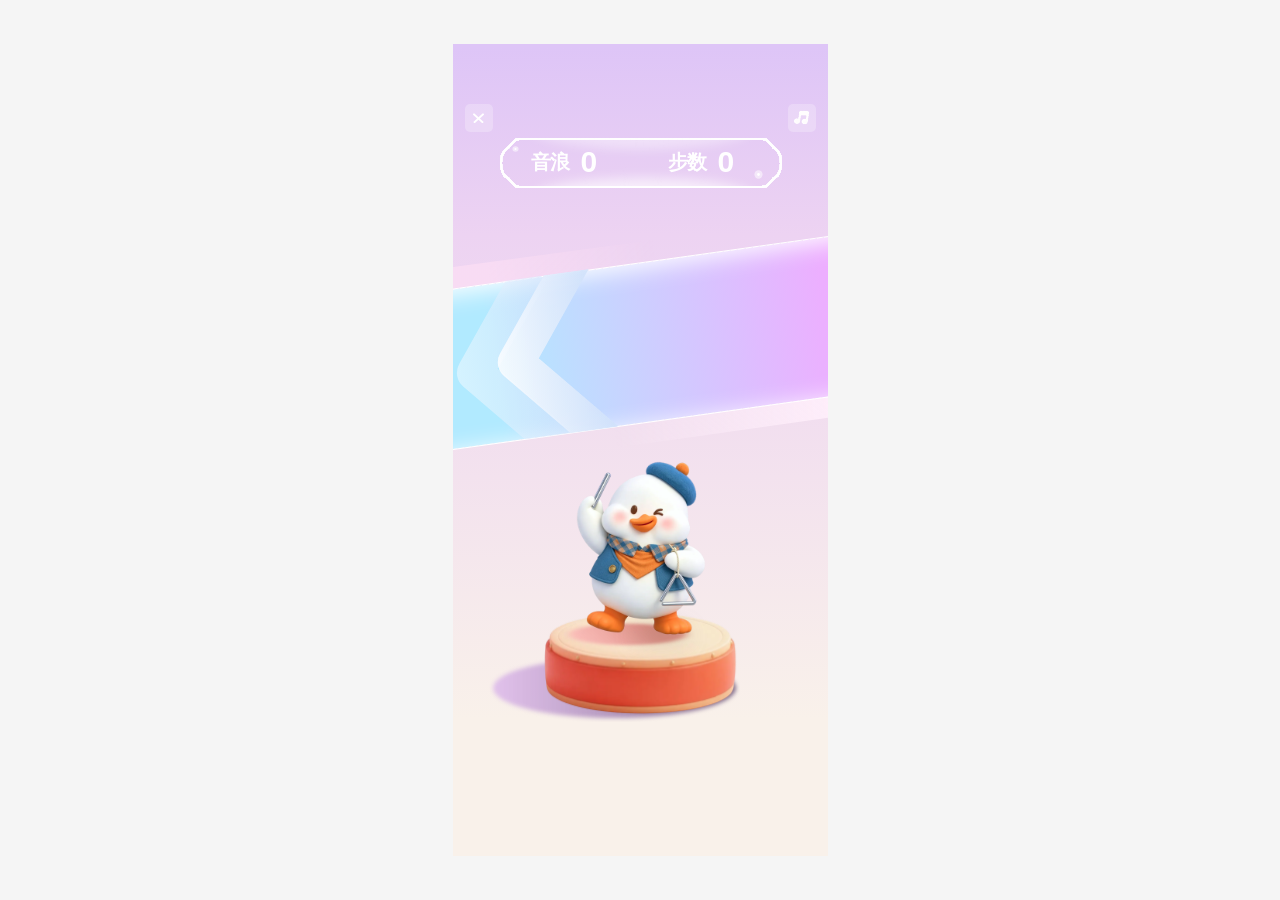
<file: jump.html>
<!doctype html>
<html lang="zh-CN">
<head>
  <meta charset="UTF-8">
  <meta name="viewport" content="width=device-width,initial-scale=1,viewport-fit=cover">
  <title>跳一跳小游戏 · 准备</title>
  <link rel="stylesheet" href="styles.css">
</head>
<body>
  <main class="viewport" aria-label="跳一跳小游戏">
    <div class="screen" data-node-id="1833:3408">
      <button class="control back" aria-label="返回"><img data-asset="assets/close.svg" alt=""></button>
      <button class="control music" aria-label="关闭所有音效" aria-pressed="true"><img class="music-note" data-asset="assets/music-note.png" alt=""><img class="music-slash" data-asset="assets/mute.svg" alt=""><span class="music-slash-white" aria-hidden="true"></span></button>
      <section class="score" aria-label="音浪 0，步数 0">
        <img class="score-border" data-asset="assets/score-border.svg" alt="">
        <div class="score-glow"><img class="glow-bottom" data-asset="assets/glow-bottom.svg" alt=""><img class="glow-top" data-asset="assets/glow-top.svg" alt=""></div>
        <span class="score-label wave-label">音浪</span><strong class="wave-value">0</strong>
        <span class="score-label steps-label">步数</span><strong class="steps-value">0</strong>
        <img class="sparkle-small" data-asset="assets/sparkle-small.svg" alt=""><img class="sparkle-large" data-asset="assets/sparkle-large.svg" alt="">
      </section>
      <section class="banner" aria-label="准备">
        <div class="ribbon-top"></div><div class="ribbon-bottom"></div><div class="ribbon"></div>
        <img class="chevrons" data-asset="assets/chevrons.svg" alt="">
        <div class="countdown" role="status" aria-live="polite" aria-atomic="true">
          <img class="ready" data-asset="assets/ready.svg" alt="准备" width="197" height="121">
          <span class="countdown-number" hidden></span>
        </div>
      </section>
      <div class="character" role="img" aria-label="戴蓝色帽子的小鸭拿着三角铁，站在橙色鼓台上">
        <img class="drum-shadow" data-asset="assets/drum-shadow.svg" alt="">
        <img class="drum" data-asset="assets/drum.png" alt="" width="223" height="133">
        <img class="duck-shadow" data-asset="assets/game-duck-shadow.svg" alt="">
        <img class="soft-shadow" data-asset="assets/soft-shadow.svg" alt="">
        <img class="back-duck" data-asset="assets/game-duck.png" alt="" width="148" height="189">
        <img class="duck" data-asset="assets/duck.png" alt="" width="148.484" height="198">
        <canvas class="turn-sequence" width="560" height="680" hidden aria-hidden="true"></canvas>
      </div>
      <div class="game-background" aria-hidden="true"><div class="game-background-top"></div><div class="game-background-side"></div></div>
      <section class="game-scene" aria-label="跳一跳游戏场景" hidden>
        <div class="game-world" role="img" aria-label="俯视背面的小鸭站在初始鼓台上，前方是新的鼓台">
          <img class="game-shadow-left first-drum" data-asset="assets/drum-shadow.svg" alt="">
          <img class="game-shadow-right" data-asset="assets/game-shadow-right.svg" alt="">
          <div class="game-orange first-drum"><img data-asset="assets/drum.png" alt=""></div>
          <div class="game-pink" data-drum="1"><img data-asset="assets/drum-variant-1.png" alt=""></div>
          <div class="game-duck-shadow" aria-hidden="true">
            <img class="duck-shadow-pink" data-asset="assets/game-duck-shadow.svg" alt="">
            <img class="duck-shadow-warm" data-asset="assets/game-duck-shadow-warm.svg" alt="">
          </div>
          <img class="game-duck" data-asset="assets/game-duck.png" alt="" width="62" height="79">
          <canvas class="game-facing-turn" width="396" height="396" hidden aria-hidden="true"></canvas>
        </div>
        <div class="game-ui">
          <p class="game-progress" hidden aria-live="polite"><span>已跳</span><strong> x 0</strong><span>步</span><small>进度</small></p>
          <div class="touch-hint" aria-hidden="true">
            <img class="touch-ring" data-asset="assets/touch-ring.svg" alt="">
            <img class="touch-dot" data-asset="assets/touch-center.svg" alt="">
            <img class="touch-glow" data-asset="assets/touch-glow.svg" alt="">
            <img class="touch-hand" data-asset="assets/game-hand.png" alt="">
          </div>
          <p class="game-instruction">长按屏幕任意位置蓄力</p>
        </div>
      </section>
<section id="game-over" class="result-screen" role="dialog" aria-modal="true" aria-label="本局成绩" hidden>
      <img data-asset="assets/result-img.svg" alt="" style="left:177.8px;top:103.8px;mix-blend-mode:plus-lighter;">
      <img data-asset="assets/result-imgVector89.svg" alt="" style="left:41.4px;top:141.3px;transform:rotate(17.25deg) skewX(.84deg);">
      <img data-asset="assets/result-img1.svg" alt="" style="left:42.27px;top:153.969px;">
      <img data-asset="assets/result-img2.svg" alt="" style="left:43px;top:154px;">
      <img data-asset="assets/result-imgIp.png" alt="" style="left:216px;top:118px;width:147px;height:163px;object-fit:cover;">
      <img data-asset="assets/result-title.svg" alt="" style="left:70.968px;top:148.355px;">
      <img data-asset="assets/result-imgEllipse236.svg" alt="" style="left:56px;top:167px;">
      <img data-asset="assets/result-imgVector87.svg" alt="" style="left:58.115px;top:159.064px;transform:rotate(19.75deg) skewX(.94deg);">
      <div class="result-rewards-card"></div>
      <img data-asset="assets/result-img3.svg" alt="" style="left:32px;top:199.5px;">
      <img data-asset="assets/result-img4.svg" alt="" style="left:66px;top:377px;">
      <div class="result-total"><strong class="result-steps">0</strong><span>步</span></div>
      <img data-asset="assets/result-imgLine10.svg" alt="" style="left:95px;top:327px;transform:rotate(.31deg);">
      <span class="result-earned-label">本局获得</span>
      <img data-asset="assets/result-img15381E381Ab8932Fb1Ff707Cd2D4444D47D918D117D137WxoQxFw480Webp2.png" alt="" style="left:224.895px;top:336.364px;width:15.739px;height:20.57px;object-fit:cover;transform:rotate(11.52deg);">
      <strong class="result-waves">0</strong>
      <img data-asset="assets/result-imgVector88.svg" alt="" style="left:144.46px;top:457.73px;transform:rotate(-3.04deg);">
      <span class="result-rewards-title">音浪可兑换</span>
      <img data-asset="assets/result-img5.svg" alt="" style="left:78px;top:453.5px;">
      <img data-asset="assets/result-img6.svg" alt="" style="left:125px;top:449px;">
      <img data-asset="assets/result-img7.svg" alt="" style="left:245.99px;top:453.5px;transform:scaleX(-1);">
      <img data-asset="assets/result-img8.svg" alt="" style="left:238px;top:449px;transform:scaleX(-1);">
      <div class="result-prize-bg" style="left:96px"></div><span class="result-prize-label" style="left:94px">WatchSE3</span>
      <div class="result-prize-bg" style="left:160px"></div><span class="result-prize-label" style="left:158px">优酷月卡</span>
      <div class="result-prize-bg" style="left:227px"></div><span class="result-prize-label" style="left:225px">iPhone手机</span>
      <img data-asset="assets/result-imgWacth.png" alt="" style="left:103px;top:487px;width:27px;height:25px;object-fit:cover;">
      <img data-asset="assets/result-imgIphone.png" alt="" style="left:234px;top:484px;width:28px;height:31px;object-fit:cover;">
      <div class="result-crop" style="left:171px;top:489px;width:20px;height:24px"><img data-asset="assets/result-img9.png" alt="" style="width:137.74%;height:134.58%;left:-23.27%;top:0"></div>
      <img data-asset="assets/result-imgEllipse275.svg" alt="" style="left:237.7px;top:141.7px;">
      <img data-asset="assets/result-imgEllipse274.svg" alt="" style="left:240px;top:144px;">
      <img data-asset="assets/result-imgEllipse276.svg" alt="" style="left:210.7px;top:191.7px;">
      <img data-asset="assets/result-imgEllipse277.svg" alt="" style="left:212.75px;top:193.75px;">
      <img data-asset="assets/result-imgEllipse278.svg" alt="" style="left:327.7px;top:167.7px;">
      <img data-asset="assets/result-imgEllipse279.svg" alt="" style="left:329.5px;top:169.5px;">
      <img data-asset="assets/result-img11.png" alt="" style="left:51px;top:192px;width:32px;height:32px;object-fit:cover;">
      <button id="close-result" aria-label="关闭成绩，返回准备界面"><img data-asset="assets/result-img12.svg" alt=""></button><button id="share-result">分享</button><button id="retry-game">再来一局</button>
      </section>
      <p class="announcement" role="status" aria-live="polite"></p>
    </div>
  </main>
  <script src="bundle-root.js"></script><script>document.querySelectorAll('[data-asset]').forEach(el=>el.src=assetUrl(el.dataset.asset));</script><script src="game-waves.js"></script>
  <script src="app.js"></script>
</body>
</html>
</file>
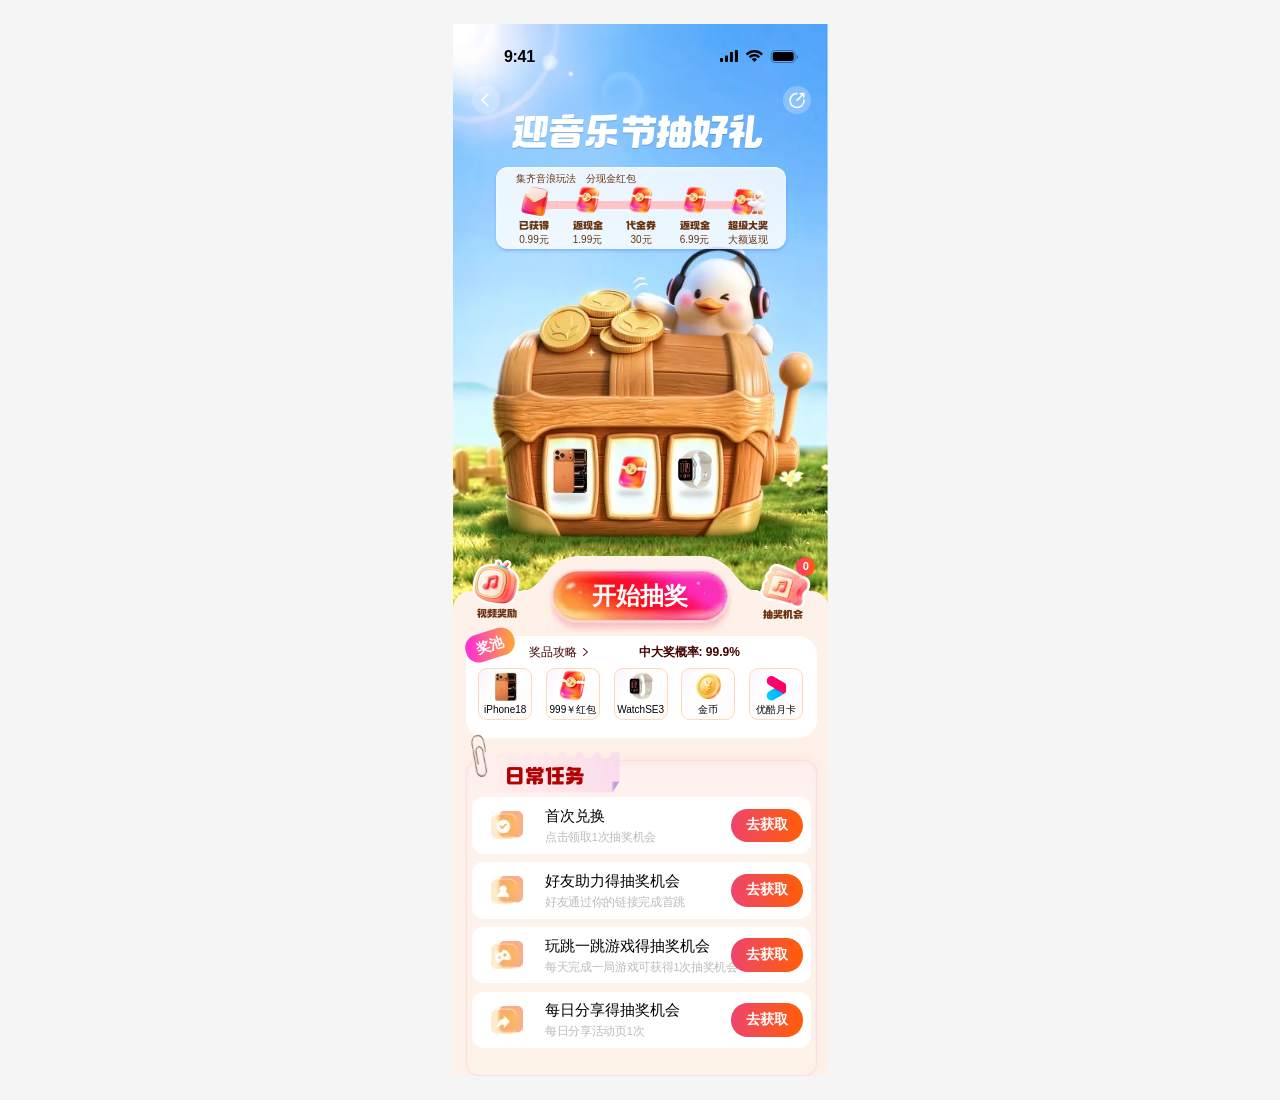
<file: lottery.html>
<!doctype html>
<html lang="zh-CN">
<head>
<meta charset="utf-8">
<meta name="viewport" content="width=device-width,initial-scale=1,viewport-fit=cover">
<title>迎音乐节抽好礼 · 抽奖页</title>
<link rel="stylesheet" href="lottery.css">
</head>
<body>
<main class="viewport">
<div class="screen" data-node-id="2667:6918">
<img class="art " data-asset="assets/lottery/img.png" alt="" style="left:0px;top:0px;width:375px;height:786px;">
<img class="art " data-asset="assets/lottery/img1.svg" alt="" style="left:129.6px;top:34.6px;">
<span class="text time" style="left:51px;top:22px;font-size:16px;">9:41</span>
<img class="art " data-asset="assets/lottery/imgSignalWifiBattery.svg" alt="" style="left:267px;top:26px;">
<button class="nav back" aria-label="返回">
<img data-asset="assets/lottery/imgGroup2147234451.svg" alt="">
</button>
<button class="nav share" aria-label="分享活动">
<img data-asset="assets/lottery/imgGroup2147234452.svg" alt="">
</button>
<span class="text headline" style="left:59px;top:82px;font-size:36px;">迎音乐节抽好礼</span>
<section class="lottery-progress" aria-label="红包奖励进度"><p class="progress-heading">集齐音浪玩法　分现金红包</p><div class="live-progress-track" role="progressbar" aria-label="奖励进度" aria-valuemin="0" aria-valuemax="100" aria-valuenow="0"><div class="live-progress-fill"></div></div><div class="milestones"><button class="milestone" data-level="0" type="button" disabled aria-label="0.99元，已获得"><span class="milestone-art"><img data-asset="assets/lottery/envelope-open.png" alt=""></span><span class="milestone-label">已获得</span><span class="milestone-amount">0.99元</span></button><button class="milestone" data-level="25" type="button" disabled aria-label="1.99元，需要25点进度"><span class="milestone-art"><img data-asset="assets/lottery/envelope-closed.png" alt=""></span><span class="milestone-label">返现金</span><span class="milestone-amount">1.99元</span></button><button class="milestone" data-level="50" type="button" disabled aria-label="30元，需要50点进度"><span class="milestone-art"><img data-asset="assets/lottery/envelope-closed.png" alt=""></span><span class="milestone-label">代金券</span><span class="milestone-amount">30元</span></button><button class="milestone" data-level="75" type="button" disabled aria-label="6.99元，需要75点进度"><span class="milestone-art"><img data-asset="assets/lottery/envelope-closed.png" alt=""></span><span class="milestone-label">返现金</span><span class="milestone-amount">6.99元</span></button><button class="milestone" data-level="100" type="button" disabled aria-label="大额返现，需要100点进度"><span class="milestone-art"><img data-asset="assets/lottery/imgIp.png" alt=""></span><span class="milestone-label">超级大奖</span><span class="milestone-amount">大额返现</span></button></div></section>
<div class="slot-cell" style="left:94px;"><img class="reel-slot" data-slot="0" data-asset="assets/lottery/slot-phone.png" alt="手机"></div>
<div class="slot-cell" style="left:157px;"><img class="reel-slot" data-slot="1" data-asset="assets/lottery/slot-envelope.png" alt="红包"></div>
<div class="slot-cell" style="left:218px;"><img class="reel-slot" data-slot="2" data-asset="assets/lottery/slot-watch.png" alt="手表"></div>
<img class="art " data-asset="assets/lottery/img5.svg" alt="" style="left:0px;top:532px;">
<div class="panel-seam-cover" aria-hidden="true"></div>
<button class="draw" aria-label="开始抽奖"><img class="draw-art" data-asset="assets/lottery/draw-button.png" alt=""><span class="draw-label">开始抽奖</span>
</button>
<div class="reward" aria-label="视频奖励">
<img class="art " data-asset="assets/lottery/imgStrokedImage1.png" alt="" style="left:0px;top:0px;width:60px;height:60px;">
<span class="text brown rounded" style="left:11px;top:52px;font-size:10px;">视频奖励</span>
</div>
<button class="chance" aria-label="抽奖机会">
<img class="art " data-asset="assets/lottery/imgStrokedImage.png" alt="" style="left:0px;top:0px;width:51.438px;height:51.438px;">
<span class="text brown rounded" style="left:3.72px;top:48.49px;font-size:10px;">抽奖机会</span>
<span class="chance-count" id="chance-count" aria-live="polite">0</span>
</button>
<section class="pool" aria-label="奖池">
<div class="pool-header">
<span class="badge">奖池</span>
<button class="guide">奖品攻略<img data-asset="assets/lottery/imgVector174.svg" alt="">
</button>
<strong>中大奖概率: 99.9%</strong>
</div>
<div class="prizes">
<button class="prize" data-prize="iPhone18">
<span class="prize-image">
<img data-asset="assets/lottery/img215299561.png" alt="" style="width:29.333px;height:32.687px;">
</span>
<span>iPhone18</span>
</button>
<button class="prize" data-prize="999￥红包">
<span class="prize-image">
<img data-asset="assets/lottery/img2.png" alt="" style="width:33.142px;height:33.142px;transform:rotate(165.24deg) scaleY(-1);">
</span>
<span>999￥红包</span>
</button>
<button class="prize" data-prize="WatchSE3">
<span class="prize-image">
<img data-asset="assets/lottery/img215299562.png" alt="" style="width:30.635px;height:28.022px;">
</span>
<span>WatchSE3</span>
</button>
<button class="prize" data-prize="金币">
<span class="prize-image">
<img data-asset="assets/lottery/img6.png" alt="" style="width:24.492px;height:26.278px;">
</span>
<span>金币</span>
</button>
<button class="prize" data-prize="优酷月卡">
<span class="prize-image">
<img data-asset="assets/lottery/img7.png" alt="" style="width:27.548px;height:32.299px;">
</span>
<span>优酷月卡</span>
</button>
</div>
</section>
<section class="tasks" aria-labelledby="task-title">
<h2 id="task-title">日常任务</h2>
<div class="task-list">
<div class="task">
<img data-asset="assets/lottery/task-3.png" alt="">
<div class="task-copy">
<h3>首次兑换</h3>
<p>点击领取1次抽奖机会</p>
</div>
<button data-task="0">去获取</button>
</div>
<div class="task">
<img data-asset="assets/lottery/task-1.png" alt="">
<div class="task-copy">
<h3>好友助力得抽奖机会</h3>
<p>好友通过你的链接完成首跳</p>
</div>
<button data-task="1">去获取</button>
</div>
<div class="task">
<img data-asset="assets/lottery/task-0.png" alt="">
<div class="task-copy">
<h3>玩跳一跳游戏得抽奖机会</h3>
<p>每天完成一局游戏可获得1次抽奖机会</p>
</div>
<button data-task="2">去获取</button>
</div>
<div class="task">
<img data-asset="assets/lottery/task-2.png" alt="">
<div class="task-copy">
<h3>每日分享得抽奖机会</h3>
<p>每日分享活动页1次</p>
</div>
<button data-task="3">去获取</button>
</div>
</div>
</section>
<img class="art task-decoration" data-asset="assets/lottery/img8Ab4B961Ce044302Ab7829496Ed318E51.png" alt="" style="left:16.95px;top:707.63px;width:151.358px;height:65.588px;">
</div>
</main>
<dialog>
<h2 id="dialog-title">
</h2>
<p id="dialog-copy">
</p>
<button class="close-dialog">我知道了</button>
</dialog>
<section id="daily-share-modal" class="daily-share-overlay" hidden aria-modal="true" role="dialog" aria-label="分享我的成绩"><div class="daily-share-frame"><img class="daily-share-art" data-asset="music-home/assets/share-rank-12.png" alt="主会场分享活动弹窗"><button class="daily-share-close" type="button" aria-label="关闭分享弹窗"></button><button class="daily-share-save" type="button" aria-label="分享和保存"></button></div></section>
<dialog id="reward-popup" aria-label="领取奖励"><div class="reward-popup-content"><img id="reward-popup-art" alt=""><button class="reward-accept" aria-label="开心收下" type="button"></button><button class="reward-dismiss" aria-label="关闭奖励弹窗" type="button"></button></div></dialog><script src="bundle-root.js"></script><script>document.querySelectorAll('[data-asset]').forEach(el=>el.src=assetUrl(el.dataset.asset));</script><script src="lottery.js">
</script>
</body>
</html>
</file>
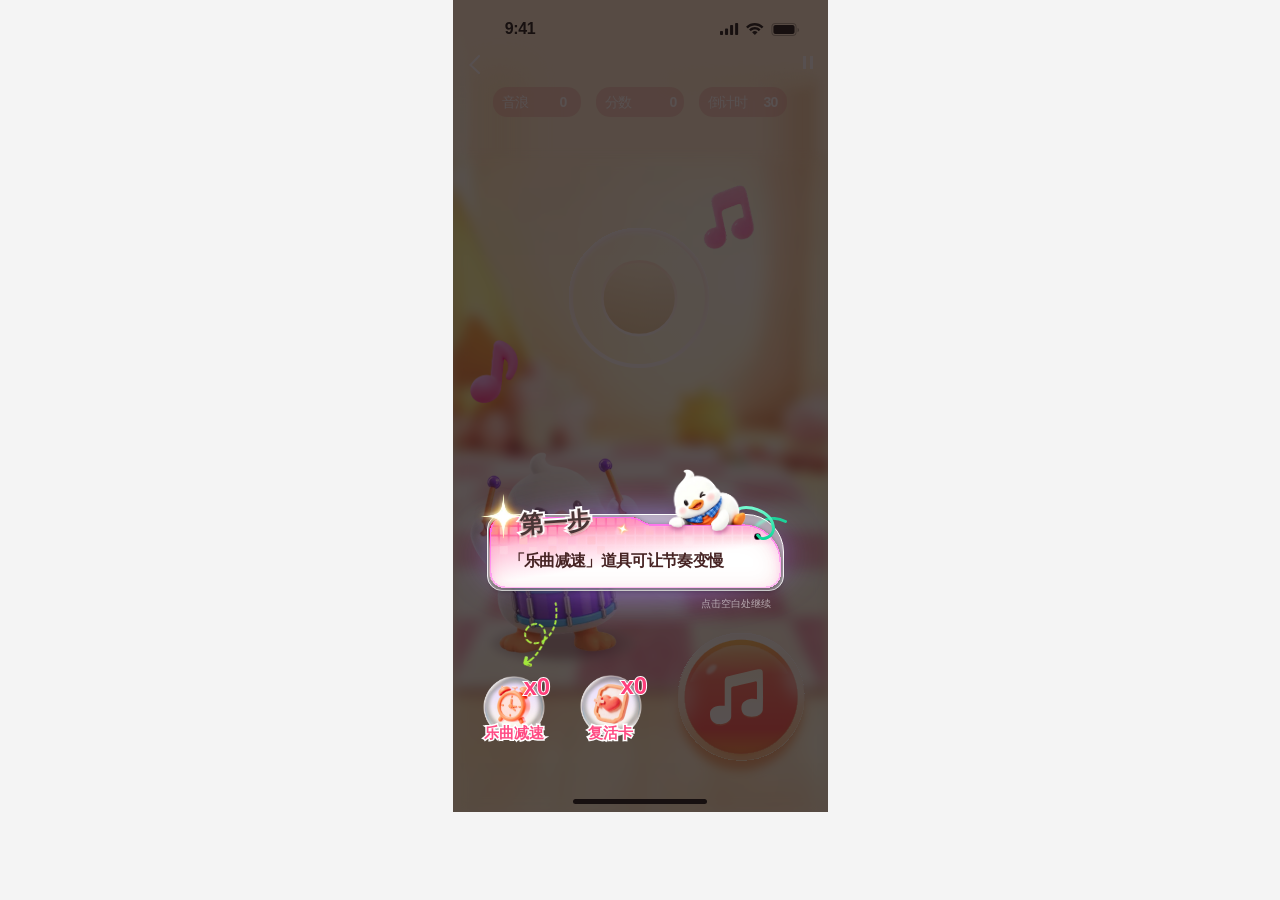
<file: rhythm.html>
<!doctype html>
<html lang="zh-CN">
<head>
  <meta charset="UTF-8">
  <meta name="viewport" content="width=device-width,initial-scale=1,viewport-fit=cover">
  <title>音游小游戏</title>
  <link rel="stylesheet" href="rhythm.css">
</head>
<body>
  <main class="viewport" aria-label="音游小游戏">
    <div class="screen" data-node-id="2085:4126">
      <div class="background" aria-hidden="true">
        <div class="warm-glow"></div><img class="room" data-asset="assets/rhythm/img.png" alt="">
        <div class="right-glow"></div><img class="left-glow" data-asset="assets/rhythm/imgEllipse323.svg" alt=""><div class="top-glow"></div>
      </div>
      <div class="status" aria-hidden="true"><span>9:41</span><img data-asset="assets/rhythm/imgSignalWifiBattery.svg" alt=""></div>
      <button class="back" aria-label="返回"><img data-asset="assets/rhythm/img1.svg" alt=""></button>
      <button class="pause" aria-label="暂停" aria-pressed="false"><i></i><i></i></button>
      <section class="stats" aria-label="游戏数据">
        <div><span>音浪</span><strong id="waves">0</strong></div>
        <div><span>分数</span><strong id="score">0</strong></div>
        <div><span>倒计时</span><strong id="timer">30</strong></div>
      </section>
      <img class="target" data-asset="assets/rhythm/img2.svg" alt="节奏判定圈">
      <img class="lesson-background-note" data-asset="assets/rhythm/note-single.png" alt="">
      <div class="song-notes" aria-hidden="true"></div>
      <div class="judgment" aria-live="polite" aria-atomic="true"></div>
      <img class="duck-shadow" data-asset="assets/rhythm/imgEllipse210.svg" alt="">
      <div class="duck-position" role="img" aria-label="小鸭打鼓"><img class="drum-frame is-current" data-asset="assets/rhythm/drum-frames/1.png" width="601" height="601" alt="" aria-hidden="true" decoding="async"><img class="drum-frame" data-asset="assets/rhythm/drum-frames/2.png" width="601" height="601" alt="" aria-hidden="true" decoding="async"><img class="drum-frame" data-asset="assets/rhythm/drum-frames/3.png" width="601" height="601" alt="" aria-hidden="true" decoding="async"><img class="drum-frame" data-asset="assets/rhythm/drum-frames/4.png" width="601" height="601" alt="" aria-hidden="true" decoding="async"><img class="drum-frame" data-asset="assets/rhythm/drum-frames/5.png" width="601" height="601" alt="" aria-hidden="true" decoding="async"><img class="drum-frame" data-asset="assets/rhythm/drum-frames/6.png" width="601" height="601" alt="" aria-hidden="true" decoding="async"><img class="drum-frame" data-asset="assets/rhythm/drum-frames/7.png" width="601" height="601" alt="" aria-hidden="true" decoding="async"></div>
      <button class="power slow" aria-label="乐曲减速，剩余0张">
        <img class="power-shadow" data-asset="assets/rhythm/imgEllipse388.svg" alt=""><img class="bubble" data-asset="assets/rhythm/img3.png" alt=""><img class="power-icon" data-asset="assets/rhythm/img9F9E0211Eb7848FaB97B83522679D9261.png" alt=""><span class="power-label">乐曲减速</span><span class="count" id="slow-count">x0</span>
      </button>
      <button class="power revive" aria-label="复活卡，剩余0张">
        <img class="power-shadow" data-asset="assets/rhythm/imgEllipse387.svg" alt=""><img class="bubble" data-asset="assets/rhythm/img3.png" alt=""><img class="power-icon" data-asset="assets/rhythm/img1790409854662CocoAi2026092616055211.png" alt=""><span class="power-label">复活卡</span><span class="count" id="revive-count">x0</span>
      </button>
      <button class="beat" aria-label="敲击鼓点，开始游戏"><img data-asset="assets/rhythm/img4.svg" alt=""></button>
        <img class="lesson-ring" data-asset="assets/rhythm/tutorial/img2.svg" alt="判定圈">
        <img class="lesson-note" data-asset="assets/rhythm/tutorial/img3.png" alt="练习音符">
      <div class="guide-shade" aria-hidden="true"></div>
      <section class="guide" data-phase="loading" aria-label="游戏教学与开局倒计时">
        <div class="lesson-card">
          <img class="lesson-glow" data-asset="assets/rhythm/tutorial/imgEllipse386.svg" alt="">
          <img class="lesson-tail" data-asset="assets/rhythm/tutorial/imgVector111.svg" alt="">
          <div class="lesson-glass"></div>
          <img class="lesson-fill" data-asset="assets/rhythm/tutorial/imgRectangle582.svg" alt="">
          <img class="lesson-pattern" data-asset="assets/rhythm/tutorial/imgMaskGroup.svg" alt="">
          <img class="lesson-border" data-asset="assets/rhythm/tutorial/imgRectangle585.svg" alt="">
          <img class="lesson-dot" data-asset="assets/rhythm/tutorial/imgEllipse304.svg" alt="">
          <img class="lesson-ribbon" data-asset="assets/rhythm/tutorial/imgVector110.svg" alt="">
          <img class="lesson-star" data-asset="assets/rhythm/tutorial/img1Efcab74F718305D5Cf713516147B333902Baa1D80DbStEbmQFw480Webp1.png" alt="">
          <img class="lesson-hand-right" data-asset="assets/rhythm/tutorial/imgEllipse383.svg" alt="">
          <img class="lesson-hand-left" data-asset="assets/rhythm/tutorial/imgEllipse384.svg" alt="">
          <div class="lesson-duck"><img data-asset="assets/rhythm/tutorial/img17903235287471.png" alt=""></div>
          <div class="lesson-mini-star"><img data-asset="assets/rhythm/tutorial/img1Efcab74F718305D5Cf713516147B333902Baa1D80DbStEbmQFw480Webp1.png" alt=""></div>
          <h2 class="lesson-title">第一步</h2>
          <p class="lesson-message" role="status">「乐曲减速」道具可让节奏变慢</p>
          <small class="lesson-hint">点击空白处继续</small>
        </div>
        <div class="lesson-arrow"><div><img data-asset="assets/rhythm/tutorial/img4.png" alt=""></div></div>
        <div class="guide-number" role="status" aria-live="assertive" hidden>3</div>
      </section>
<section id="game-over" class="result-screen" role="dialog" aria-modal="true" aria-label="本局成绩" tabindex="-1" hidden>
      <img data-asset="assets/result-img.svg" alt="" style="left:177.8px;top:103.8px;mix-blend-mode:plus-lighter;">
      <img data-asset="assets/result-imgVector89.svg" alt="" style="left:41.4px;top:141.3px;transform:rotate(17.25deg) skewX(.84deg);">
      <img data-asset="assets/result-img1.svg" alt="" style="left:42.27px;top:153.969px;">
      <img data-asset="assets/result-img2.svg" alt="" style="left:43px;top:154px;">
      <img data-asset="assets/result-imgIp.png" alt="" style="left:216px;top:118px;width:147px;height:163px;object-fit:cover;">
      <img data-asset="assets/result-title.svg" alt="" style="left:70.968px;top:148.355px;">
      <img data-asset="assets/result-imgEllipse236.svg" alt="" style="left:56px;top:167px;">
      <img data-asset="assets/result-imgVector87.svg" alt="" style="left:58.115px;top:159.064px;transform:rotate(19.75deg) skewX(.94deg);">
      <div class="result-rewards-card"></div>
      <img data-asset="assets/result-img3.svg" alt="" style="left:32px;top:199.5px;">
      <img data-asset="assets/result-img4.svg" alt="" style="left:66px;top:377px;">
      <div class="result-total"><strong class="result-score">0</strong><span>分</span></div>
      <img data-asset="assets/result-imgLine10.svg" alt="" style="left:95px;top:327px;transform:rotate(.31deg);">
      <span class="result-earned-label">本局获得</span>
      <img data-asset="assets/result-img15381E381Ab8932Fb1Ff707Cd2D4444D47D918D117D137WxoQxFw480Webp2.png" alt="" style="left:224.895px;top:336.364px;width:15.739px;height:20.57px;object-fit:cover;transform:rotate(11.52deg);">
      <strong class="result-waves">0</strong>
      <img data-asset="assets/result-imgVector88.svg" alt="" style="left:144.46px;top:457.73px;transform:rotate(-3.04deg);">
      <span class="result-rewards-title">音浪可兑换</span>
      <img data-asset="assets/result-img5.svg" alt="" style="left:78px;top:453.5px;">
      <img data-asset="assets/result-img6.svg" alt="" style="left:125px;top:449px;">
      <img data-asset="assets/result-img7.svg" alt="" style="left:245.99px;top:453.5px;transform:scaleX(-1);">
      <img data-asset="assets/result-img8.svg" alt="" style="left:238px;top:449px;transform:scaleX(-1);">
      <div class="result-prize-bg" style="left:96px"></div><span class="result-prize-label" style="left:87px">WatchSE3</span>
      <div class="result-prize-bg" style="left:166px"></div><span class="result-prize-label" style="left:157px">优酷月卡</span>
      <div class="result-prize-bg" style="left:236px"></div><span class="result-prize-label" style="left:227px">iPhone手机</span>
      <img data-asset="assets/result-imgWacth.png" alt="" style="left:103px;top:487px;width:27px;height:25px;object-fit:cover;">
      <div class="result-crop" style="left:176px;top:487px;width:22px;height:26px"><img data-asset="assets/result-img9.png" alt="" style="width:137.74%;height:134.58%;left:-23.27%;top:0"></div>
      <img data-asset="assets/result-imgIphone.png" alt="" style="left:243px;top:484px;width:28px;height:31px;object-fit:cover;">
      <img data-asset="assets/result-imgEllipse275.svg" alt="" style="left:237.7px;top:141.7px;">
      <img data-asset="assets/result-imgEllipse274.svg" alt="" style="left:240px;top:144px;">
      <img data-asset="assets/result-imgEllipse276.svg" alt="" style="left:210.7px;top:191.7px;">
      <img data-asset="assets/result-imgEllipse277.svg" alt="" style="left:212.75px;top:193.75px;">
      <img data-asset="assets/result-imgEllipse278.svg" alt="" style="left:327.7px;top:167.7px;">
      <img data-asset="assets/result-imgEllipse279.svg" alt="" style="left:329.5px;top:169.5px;">
      <img data-asset="assets/result-img11.png" alt="" style="left:51px;top:192px;width:32px;height:32px;object-fit:cover;">
      <button id="close-result" aria-label="返回主会场"><img data-asset="assets/result-img12.svg" alt=""></button><button id="share-result">分享</button><button id="retry-game">再来一局</button>
</section>
      <section id="revive-prompt" class="revive-overlay" role="dialog" aria-modal="true" aria-labelledby="revive-title" hidden>
        <div class="revive-art">
          <img data-asset="assets/rhythm/revive-prompt-reference.png" alt="游戏失败。是否使用复活卡？">
          <h2 id="revive-title" class="visually-hidden">游戏失败</h2>
          <button type="button" id="give-up" aria-label="残忍退出"></button>
          <button type="button" id="use-revive" aria-label="我要复活"></button>
        </div>
      </section>
      <div class="home-indicator" aria-hidden="true"></div>
      <div class="toast" role="status" hidden></div>
      <div class="pause-overlay" hidden aria-label="游戏已暂停">
        <button class="resume" aria-label="继续游戏"><svg width="90" height="100" viewBox="0 0 90 100" aria-hidden="true"><path d="M17 5 Q5 -2 5 13 V87 Q5 102 18 95 L80 59 Q94 50 80 41 Z" fill="white"/></svg></button>
        <div class="resume-number" role="status" aria-live="assertive" hidden>3</div>
      </div>
    </div>
  </main>
  <script src="bundle-root.js"></script><script>document.querySelectorAll('[data-asset]').forEach(el=>el.src=assetUrl(el.dataset.asset));</script><script src="game-waves.js"></script>
  <script src="rhythm-song.js"></script>
  <script src="rhythm.js"></script>
</body>
</html>
</file>
<file: styles.css>
*{box-sizing:border-box}html,body{margin:0;min-height:100%;font-family:-apple-system,BlinkMacSystemFont,"PingFang SC",sans-serif}body{min-height:100svh;display:grid;place-items:center;background:#f5f5f5}.viewport{position:relative;width:375px;height:812px;overflow:hidden}.screen{position:relative;width:375px;height:812px;overflow:hidden;transform:scale(var(--scale,1));transform-origin:top left;background:linear-gradient(180deg,#dec5f7 .481%,#edd3f2 23.558%,#f9f1ea 83.173%)}img{display:block;position:absolute;pointer-events:none;user-select:none}.status{position:absolute;top:0;left:0;width:375px;height:44px;overflow:hidden;mask:url('[data-uri]') 0 0/375px 320px no-repeat}.time{position:absolute;left:40.5px;top:18px;width:54px;line-height:21px;text-align:center;font-size:16px;font-weight:600;letter-spacing:-.32px}.status-icons{left:306.5px;top:23px;transform:translateX(-50%)}button{font:inherit;cursor:pointer}.control{position:absolute;top:60px;width:28px;height:28px;border:0;border-radius:5px;background:#ffffff40;padding:0}.control:focus-visible{outline:2px solid #9874bc;outline-offset:4px}.back{left:12px}.back img{left:8.59px;top:8.7px}.music{left:335px}.music .music-note{left:6.044px;top:3.321px;width:16.615px;height:20px;object-fit:cover;transform:rotate(21.11deg)}.music .music-slash{left:5.75px;top:12.3px;transform:rotate(39.91deg);opacity:1}.music .music-slash-white{position:absolute;left:6.25px;top:12.822px;width:17.0315px;height:2px;border-radius:2px;background:#fff;transform:rotate(39.91deg);pointer-events:none}.music[aria-pressed=true] .music-slash,.music[aria-pressed=true] .music-slash-white{opacity:0}.score{position:absolute;left:48px;top:94px;width:280px;height:49px;color:white}.score-border{left:-1px;top:0}.score-glow{position:absolute;inset:0;mask:url('[data-uri]') 0 0/280px 48px no-repeat}.glow-bottom{left:21.9px;top:27.9px}.glow-top{left:19.9px;top:-40.1px}.score-label{position:absolute;top:12px;font-size:20px;font-weight:900;line-height:25px;letter-spacing:-.8px}.wave-label{left:30px}.steps-label{left:167px}.score strong{position:absolute;top:8px;font-family:"Arial Black",Arial,sans-serif;font-weight:900;font-size:30px;line-height:32px;letter-spacing:-1.2px}.wave-value{left:80px}.steps-value{left:217px}.sparkle-small{left:10.6px;top:6.6px}.sparkle-large{left:252.6px;top:30.6px}.banner{position:absolute;inset:0;pointer-events:none}.ribbon{position:absolute;left:-52.225px;top:218.627px;width:481.19px;height:159.988px;transform:rotate(-7.98deg);background:linear-gradient(89.319deg,#b1eaff 18.672%,#f5a6ff 99.803%);border:1px solid white;box-shadow:inset 0 4px 24.4px white}.ribbon-top,.ribbon-bottom{position:absolute;width:226px;height:21.398px}.ribbon-top{left:-23.83px;top:210.848px;transform:rotate(-7.71deg);background:linear-gradient(89.59deg,#ffe0f596 26.219%,#ffffff00 100.9%)}.ribbon-bottom{left:161.38px;top:366.802px;transform:rotate(-8.09deg);background:linear-gradient(90deg,#d4e4fc00,#feeefa)}.chevrons{left:-61px;top:186.01px}.ready{left:103.092px;top:230.886px}.drum-shadow{left:36px;top:610px}.drum{left:80px;top:550px;width:223px;height:133px;object-fit:cover}.duck-shadow{left:108px;top:576px}.soft-shadow{left:157.1px;top:562.45px}.duck{left:116px;top:402px;width:148.484px;height:198px;object-fit:cover}dialog{width:280px;border:0;border-radius:20px;padding:24px;text-align:center;color:#664970;background:#fff9fc;box-shadow:0 12px 60px #75578b30}dialog::backdrop{background:#58426538}.dialog-actions{display:flex;gap:12px}.dialog-actions button{flex:1;border:0;padding:10px;border-radius:10px;background:#edd3f2;color:#654170}.announcement{position:absolute;bottom:55px;left:30px;right:30px;margin:0;text-align:center;font-size:13px;color:#775c83}.announcement:empty{display:none}

/* Animate a shared, fixed-size slot so the ribbon never moves during countdown. */
.countdown{position:absolute;left:103.092px;top:230.886px;width:197px;height:121px;transform-origin:center;will-change:transform,opacity}
.countdown .ready{left:0;top:0}
.countdown-number{position:absolute;inset:0;display:flex;align-items:center;justify-content:center;color:#fff;font-family:"Arial Black",Arial,sans-serif;font-size:112px;font-weight:900;line-height:1;transform:rotate(-8.76deg) skewX(-13deg);text-shadow:0 3px 14px #ffffff30}
.countdown [hidden]{display:none}
.ribbon{overflow:hidden}
.ribbon::after{content:"";position:absolute;top:-24%;bottom:-24%;left:-20%;width:18%;pointer-events:none;opacity:0;background:linear-gradient(90deg,transparent 0%,#ffeafa20 22%,#ffffffb8 43%,#fff5ff 50%,#edc8ff9c 59%,#ffeafa18 80%,transparent 100%);filter:blur(7px);transform:translateX(700%) skewX(-18deg)}
.banner.is-sweeping .ribbon::after{animation:ribbon-sweep 780ms cubic-bezier(.2,.65,.25,1) both}
@keyframes ribbon-sweep{0%{opacity:0;transform:translateX(700%) skewX(-18deg)}10%{opacity:.12}26%{opacity:.9}68%{opacity:.72}100%{opacity:0;transform:translateX(-80%) skewX(-18deg)}}
@media(prefers-reduced-motion:reduce){.banner.is-sweeping .ribbon::after{animation:none}}
@media(prefers-reduced-motion:reduce){.countdown{will-change:auto}}

/* Countdown exit and the second Figma artboard. */
.banner[hidden],.character[hidden],.game-scene[hidden]{display:none}
.character{position:absolute;inset:0;transform-origin:191px 600px;pointer-events:none}
.game-background{position:absolute;inset:0;overflow:hidden;pointer-events:none;background:linear-gradient(180deg,#edd3f2 23.558%,#f9f1ea 83.173%);opacity:0;transition:opacity 1.2s ease;z-index:0}
.game-background-top{position:absolute;left:-65.436px;top:-87px;width:506px;height:268.497px;transform:rotate(13.67deg);filter:blur(23.05px);background:linear-gradient(99.938deg,#ddc5f9 9.634%,#f0c6d7 100.43%)}
.game-background-side{position:absolute;left:523.469px;top:207.854px;width:506px;height:316.824px;transform:rotate(23.88deg);filter:blur(1.55px);background:#f1cced}
.is-playing .game-background{opacity:1}
.control,.score{z-index:4}.banner{z-index:3}.character{z-index:2}
.game-scene{position:absolute;inset:0;z-index:1;pointer-events:none}.game-world,.game-ui{position:absolute;inset:0}.game-world{transform-origin:127px 528px}
.game-shadow-left{left:1.089px;top:536.19px;transform:rotate(-8.19deg)}
.game-shadow-right{left:137.039px;top:448.994px;transform:rotate(-8.19deg)}
.game-orange{position:absolute;left:207px;top:413px;width:132px;height:115px;overflow:hidden;box-shadow:none}
.game-orange img{width:125.73%;height:125.38%;left:-12.86%;top:-12.31%;max-width:none}
.game-pink{left:57px;top:485px;width:141px;height:141px;object-fit:cover;box-shadow:none}
.game-duck-shadow{position:absolute;left:85.748px;top:509.933px;width:63.5032px;height:34.2144px;transform:rotate(-8.19deg)}

.game-duck-shadow .duck-shadow-pink,.game-duck-shadow .duck-shadow-warm{left:0;top:0;width:63.5032px;height:34.2144px;transition:opacity .6s ease}
.game-duck-shadow .duck-shadow-warm{opacity:0}
.game-duck-shadow.drum-shadow-tone .duck-shadow-pink{opacity:0}
.game-duck-shadow.drum-shadow-tone .duck-shadow-warm{opacity:1}
.game-duck{left:96px;top:449px;width:62px;height:79px;object-fit:cover}
.game-progress{position:absolute;left:16px;top:192px;height:40px;margin:0;display:flex;align-items:baseline;gap:3px;color:#d28362;font-size:20px;letter-spacing:-1.2px}
.game-progress strong{font-family:Arial,sans-serif;font-size:40px;font-weight:900;font-style:italic;letter-spacing:-2.4px;color:#ef815f}
.game-progress small{margin-left:5px;border:1px solid #d28262c4;border-radius:9px;padding:0 4px;font-size:10px;line-height:12px;letter-spacing:-.6px}
.touch-ring{left:157px;top:604px}.touch-dot{left:177px;top:624px}.touch-glow{left:168.8px;top:615.8px}
.touch-hand{left:186.739px;top:626.857px;width:59.511px;height:51.494px;object-fit:cover;transform:rotate(-1.67deg)}
.game-instruction{position:absolute;left:128px;top:706px;margin:0;font-size:12px;font-weight:600;line-height:12px;color:white;white-space:nowrap}
@media(prefers-reduced-motion:reduce){.game-background{transition:none}}

/* Final layout: orange starting platform, pink next platform. */
.game-orange{left:69px;top:501px;width:116px;height:101px}
.game-pink{left:190px;top:395px;width:160px;height:160px}
.back-duck{left:116px;top:411px;width:148px;height:189px;object-fit:contain;opacity:0}

.duck,.back-duck{transform-origin:50% 100%;backface-visibility:hidden}
.screen:not(.is-playing) .duck{animation:duck-idle 1.8s ease-in-out infinite}
@keyframes duck-idle{0%,100%{transform:translateY(0) rotate(-1deg) scale(1,1)}50%{transform:translateY(-5px) rotate(1deg) scale(1.015,.99)}}
@media(prefers-reduced-motion:reduce){.screen:not(.is-playing) .duck{animation:none}}

.game-progress[hidden],.touch-hint[hidden],.game-instruction[hidden]{display:none}
.screen{touch-action:none;user-select:none}

.game-duck{transform-origin:50% 100%}#retry-game{border:0;border-radius:12px;background:#edd3f2;color:#654170;padding:12px 26px}


/* Figma 1833:6682 — result screen, same 375 × 812 stage as gameplay. */
.result-screen{position:absolute;inset:0;z-index:30;background:#242424;color:#252525;text-align:left}
.result-screen[hidden]{display:none}
.result-rewards-card{position:absolute;left:33px;top:410px;width:310px;height:158px;border:1px solid white;border-radius:37px;background:linear-gradient(#ffecf6 3.333%,white 54.104%);box-shadow:inset 0 3px 1.8px white,inset 0 4px 9.5px #ffd4e98f}
.result-total{position:absolute;top:235px;left:60px;width:255px;height:72px;display:flex;justify-content:center;align-items:baseline;gap:10px;font-weight:900;background:linear-gradient(47deg,#0b080a 18%,#dd6282 132%);background-clip:text;color:transparent;white-space:nowrap}
.result-steps{font-family:'Arial Black',Arial,sans-serif;font-size:76px;line-height:72px;letter-spacing:-3px}
.result-total span{font-size:24px}.result-earned-label{position:absolute;left:106px;top:339px;font-size:12px;line-height:16px;color:#0009}
.result-waves{position:absolute;left:246px;top:335px;font-family:Arial,sans-serif;font-size:22px;line-height:22px;color:#0009}
.result-rewards-title{position:absolute;left:146px;top:445px;font-size:16.5px;line-height:16.5px;color:#000b;font-weight:500}
.result-prize-bg{position:absolute;top:481px;width:41px;height:40px;background:#f0e6e6b3;border-radius:5px}
.result-prize-label{position:absolute;top:523px;width:44px;font-size:8px;line-height:8px;text-align:center;color:#000b;white-space:nowrap}
.result-crop{position:absolute;overflow:hidden}
#game-over button{position:absolute;margin:0;font-size:20px;color:white;font-weight:500;letter-spacing:-1.2px;line-height:20px}
#game-over #close-result{left:319px;top:106px;width:31px;height:30px;border:0;background:none;padding:8px;border-radius:0}
#close-result img{left:8px;top:8px}
#game-over #share-result{left:30px;top:600px;width:150px;height:63px;border:2px solid #fff9;border-radius:31.5px;background:none}
#game-over #retry-game{left:192px;top:600px;width:150px;height:63px;border:0;border-radius:31.5px;background:linear-gradient(#f683a6 0%,#ff4070 27.341%,#ff5372 60.669%,#ff9277 100%);padding:0}

.platform-transition{position:absolute;inset:0;pointer-events:none}

/* Keep the replay button borderless in every interaction state. */
#game-over #retry-game,#game-over #retry-game:hover,#game-over #retry-game:active,#game-over #retry-game:focus,#game-over #retry-game:focus-visible{border:0;outline:none;box-shadow:none;appearance:none;-webkit-tap-highlight-color:transparent}
#game-over #retry-game:focus-visible{filter:brightness(1.08)}

/* All platform shadows stay below both current and retained drums. */
.game-world{isolation:isolate}
.game-shadow-left,.game-shadow-right{z-index:0}
.game-orange,.game-pink,.platform-transition{z-index:1}
.game-duck-shadow{z-index:2}
.game-duck{z-index:3}
.game-duck.facing-left{left:81.5px;top:441px;width:91.5px;height:93px;object-fit:fill}
.game-facing-turn{position:absolute;left:33px;top:390px;width:190px;height:190px;z-index:4;pointer-events:none;filter:brightness(.94) saturate(1.15) contrast(1.04)}
.game-facing-turn[hidden]{display:none}

/* Match the contact shadow exactly across the opening camera handoff. */
.character .duck-shadow{left:136.520170px;top:580.596628px;transform:translate(6.22823px,-7.703828px) rotate(0deg) scale(2.094382645,.818368293);transform-origin:center}

.platform-transition.platform-shadow-layer{z-index:0}
.turn-sequence{position:absolute;left:50px;top:340px;width:280px;height:340px;pointer-events:none}
.turn-sequence[hidden]{display:none}
/* Only the first drum keeps the opening artwork. */
.game-orange.first-drum img{width:136px;height:133.3px;left:-7.57px;top:-19.05px;max-width:none}
.game-shadow-left.first-drum{width:183.49px;height:91.11px}

/* Each new platform keeps the same landing anchor; its own artwork includes a shadow. */
.game-orange:not(.first-drum),.game-pink{position:absolute;width:0;height:0;overflow:visible;box-shadow:none}

.game-orange:not(.first-drum){left:127px;top:538px}
.game-pink{left:270px;top:460px}
.game-orange:not(.first-drum) img,.game-pink img{position:absolute;max-width:none;object-fit:fill}
.game-orange:not(.first-drum)[data-drum="1"] img,.game-pink[data-drum="1"] img{left:-123px;top:-37px;width:182px;height:142px}
.game-orange:not(.first-drum)[data-drum="2"] img,.game-pink[data-drum="2"] img{left:-141px;top:-45px;width:206px;height:184px}
.game-orange:not(.first-drum)[data-drum="3"] img,.game-pink[data-drum="3"] img{left:-99px;top:-56px;width:165px;height:160px}
.game-shadow-left:not(.first-drum),.game-shadow-right{display:none}
</file>
